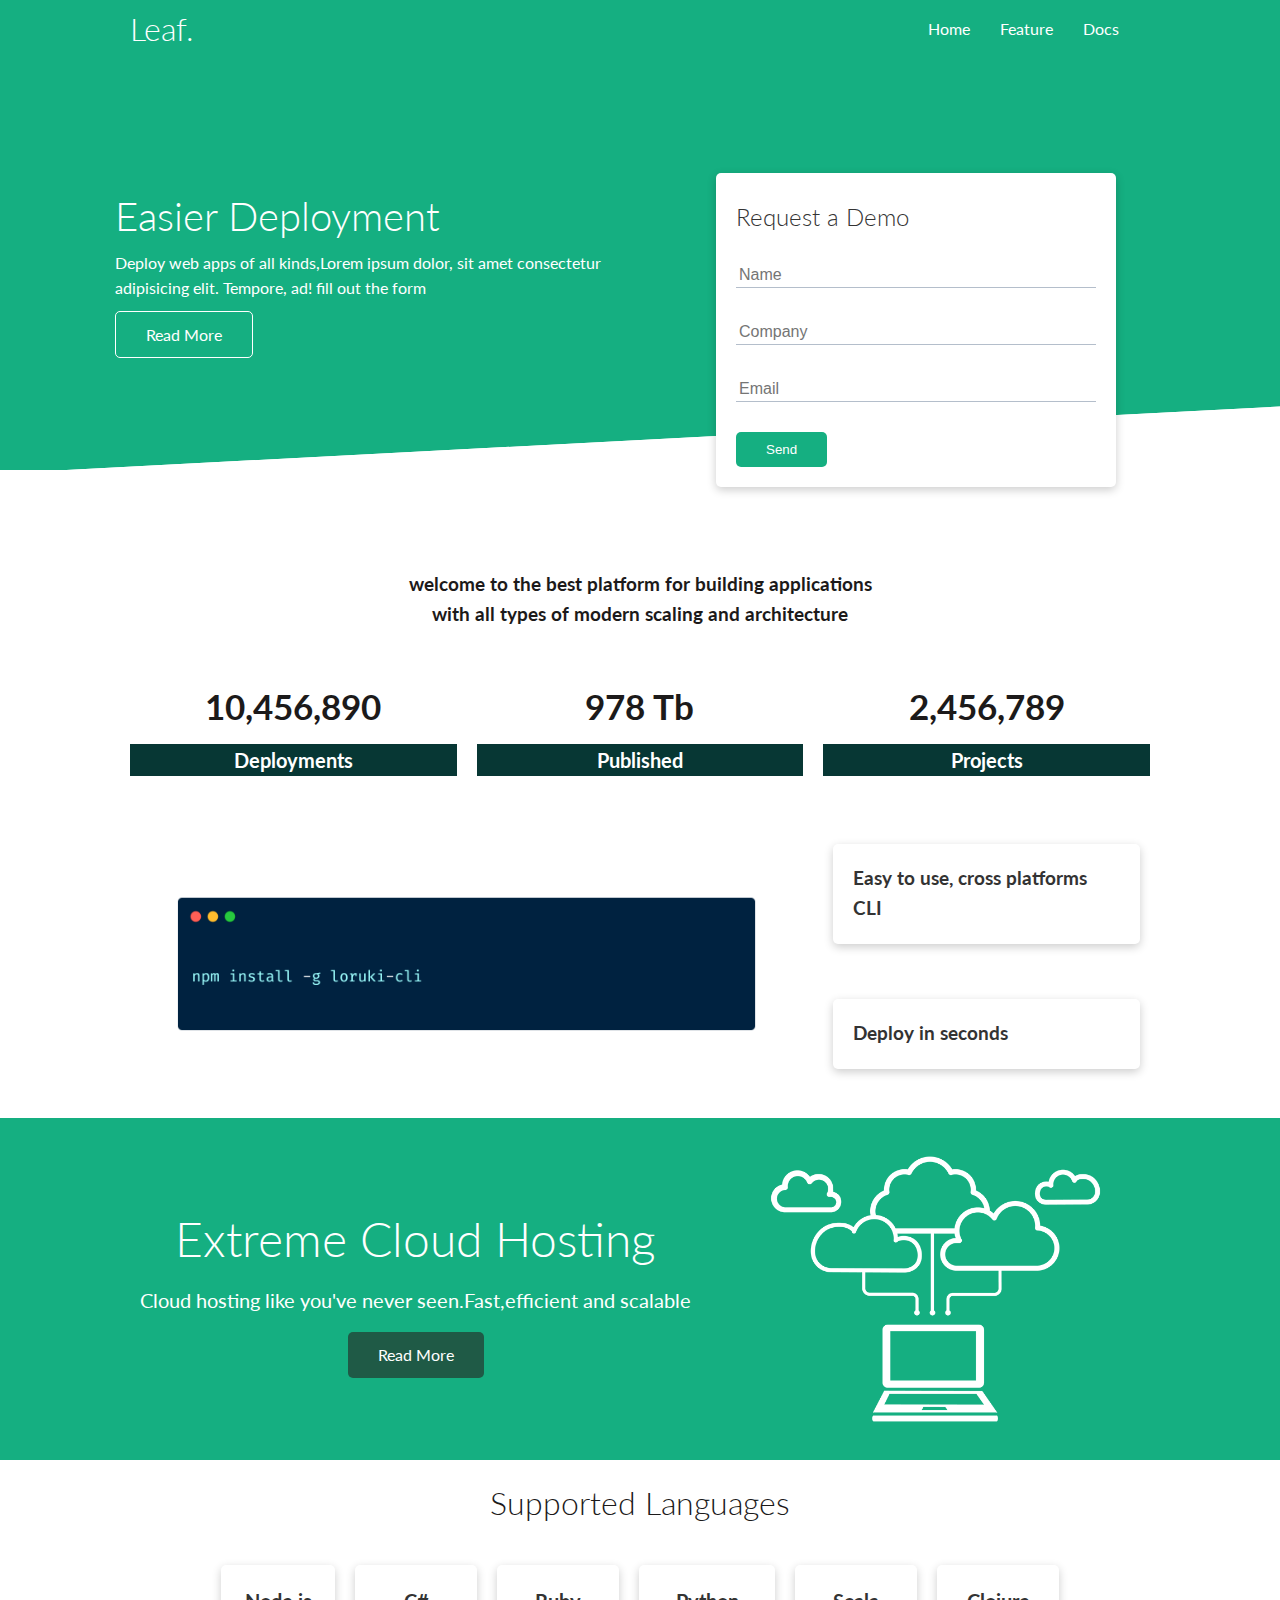
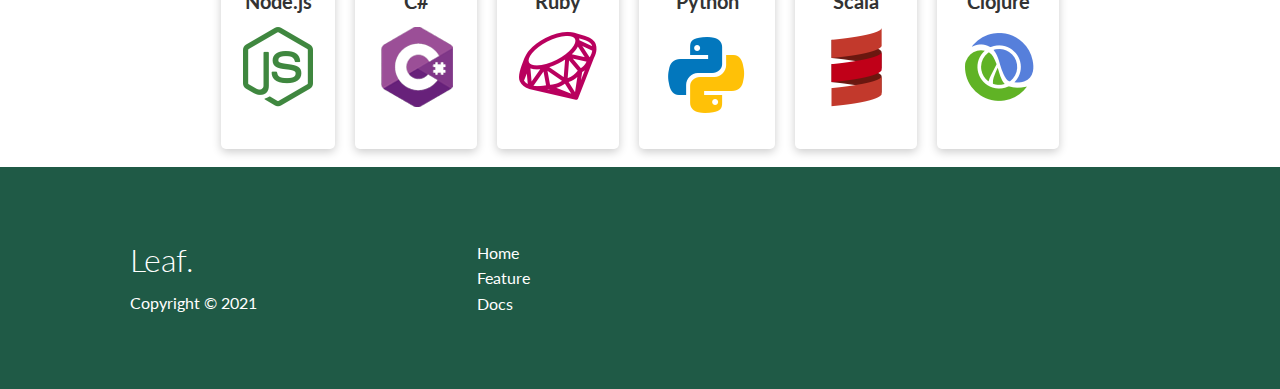
<file: index.html>
<!DOCTYPE html>
    <html lang="en">
    <head>
        <meta charset="UTF-8">
        <meta http-equiv="X-UA-Compatible" content="IE=edge">
        <meta name="viewport" content="width=device-width, initial-scale=1.0">
        <link rel="stylesheet" href="https://cdnjs.cloudflare.com/ajax/libs/font-awesome/5.15.3/css/all.min.css" integrity="sha512-iBBXm8fW90+nuLcSKlbmrPcLa0OT92xO1BIsZ+ywDWZCvqsWgccV3gFoRBv0z+8dLJgyAHIhR35VZc2oM/gI1w==" crossorigin="anonymous" />
        <link rel="stylesheet" href="./css/style.css">
        <link rel="stylesheet" href="./css/utilities.css">
        <link rel="preconnect" href="https://fonts.gstatic.com">
        <link href="https://fonts.googleapis.com/css2?family=Lato:wght@300&display=swap" rel="stylesheet">
        <title>Leaf | Cloud Hosting For Everyone</title>
    </head>
    <body>
        <div class="navbar">
            <div class="container flex">
                <h1 class="logo">Leaf.</h1>
                <nav>
                    <ul>
                        <li><a href="index.html">Home</a></li>
                        <li><a href="features.html">Feature</a></li>
                        <li><a href="docs.html">Docs</a></li>
                    </ul>
                </nav>
            </div>
        </div>

        <section class="showcase">
            <div class="container grid">
                <div class="showcase-text">
                    <h1>Easier Deployment</h1>
                    <p>Deploy web apps of all kinds,Lorem ipsum dolor, sit amet consectetur adipisicing elit. Tempore, ad! fill out the form</p>
                    <a href="feature.html" class="btn btn-outline">Read More</a>
                </div>
                <div class="showcase-form card">
                    <h2>Request a Demo</h2>
                    <form>
                        <div class="form-control">
                            <input type="text" name="Name" placeholder="Name" required>
                        </div>
                        <div class="form-control">
                            <input type="text" name="Company" placeholder=Company Name" required>
                        </div>
                        <div class="form-control"><input type="email" name="Email" placeholder="Email" required>
                        </div>
                        <input type="submit" value="Send" class="btn btn-primary">
                    </form>
                </div>
            </div>
        </section>
        
        <section class="stats">
            <div class="container">
                <h3 class="stats-heading text-center ">welcome to the best platform for building applications with all types of modern scaling and architecture</h3>
                <div class="grid grid-3 text-center my-4">
                    <div>
                                <i class="fas fa-server fa-3x"></i>
                                <h3>10,456,890</h3>
                                <p class="text-secondary">Deployments</p>
                    </div>
                    <div>
                                <i class="fas fa-upload fa-3x"></i>
                                <h3>978 Tb</h3>
                                <p class="text-secondary">Published</p>
                    </div>
                    <div>
                                <i class="fas fa-project-diagram fa-3x"></i>
                                <h3>2,456,789</h3>
                                <p class="text-secondary">Projects</p>
                    </div>
                </div>
            </div>
        </section>
        <section class="cli">
            <div class="container grid">
                <img src="./image/cli.png" alt="">
                <div class="card">
                    <h3>Easy to use, cross platforms CLI</h3>
                </div>
                <div class="card">
                    <h3>Deploy in seconds</h3>
                </div>
            </div>
        </section>

        <section class="cloud bg-primary my-2 py-2">
            <div class="container grid">
                <div class="text-center">
                    <h2 class="lg">Extreme Cloud Hosting</h2>
                    <p class="lead my-1">Cloud hosting like you've never seen.Fast,efficient and scalable</p>
                    <a href="features.html" class="btn btn-dark">Read More</a>
                </div>
                <img src="./image/cloud.png" alt="">
            </div>
        </section>

        <section class="language">
            <h2 class="md text-center my-2">
                Supported Languages
            </h2>
            <div class="container flex">
                <div class="card">
                    <h4>Node.js</h4>
                    <img src="image/logos/node.png" alt="">
                </div>
                <div class="card">
                    <h4>C#</h4>
                    <img src="image/logos/csharp.png" alt="">
                </div>
                <div class="card">
                    <h4>Ruby</h4>
                    <img src="image/logos/ruby.png" alt="">
                </div>
                <div class="card">
                    <h4>Python</h4>
                    <img src="./image/python.png" alt="">
                </div>
                <div class="card">
                    <h4>Scala</h4>
                    <img src="image/logos/scala.png" alt="">
                </div>
                <div class="card">
                    <h4>Clojure</h4>
                    <img src="image/logos/clojure.png" alt="">
                </div>
            </div>
        </section>


        <footer class="footer bg-dark py-5">
            <div class="container grid-3 grid">
                <div>
                    <h1>Leaf.</h1>
                    <p>Copyright &copy; 2021</p>
                </div>
                <nav>
                    <ul>
                        <li><a href="index.html">Home</a></li>
                        <li><a href="features.html">Feature</a></li>
                        <li><a href="docs.html">Docs</a></li>
                    </ul>
                </nav>
                <div class="social">
                    <a href="#" class="fab fa-github fa-2x"></a>
                    <a href="#" class="fab fa-facebook fa-2x"></a>
                    <a href="#" class="fab fa-instagram fa-2x"></a>
                    <a href="#" class="fab fa-twitter fa-2x"></a>
                </div>
            </div>
        </footer>
    </body>
</html>
</file>
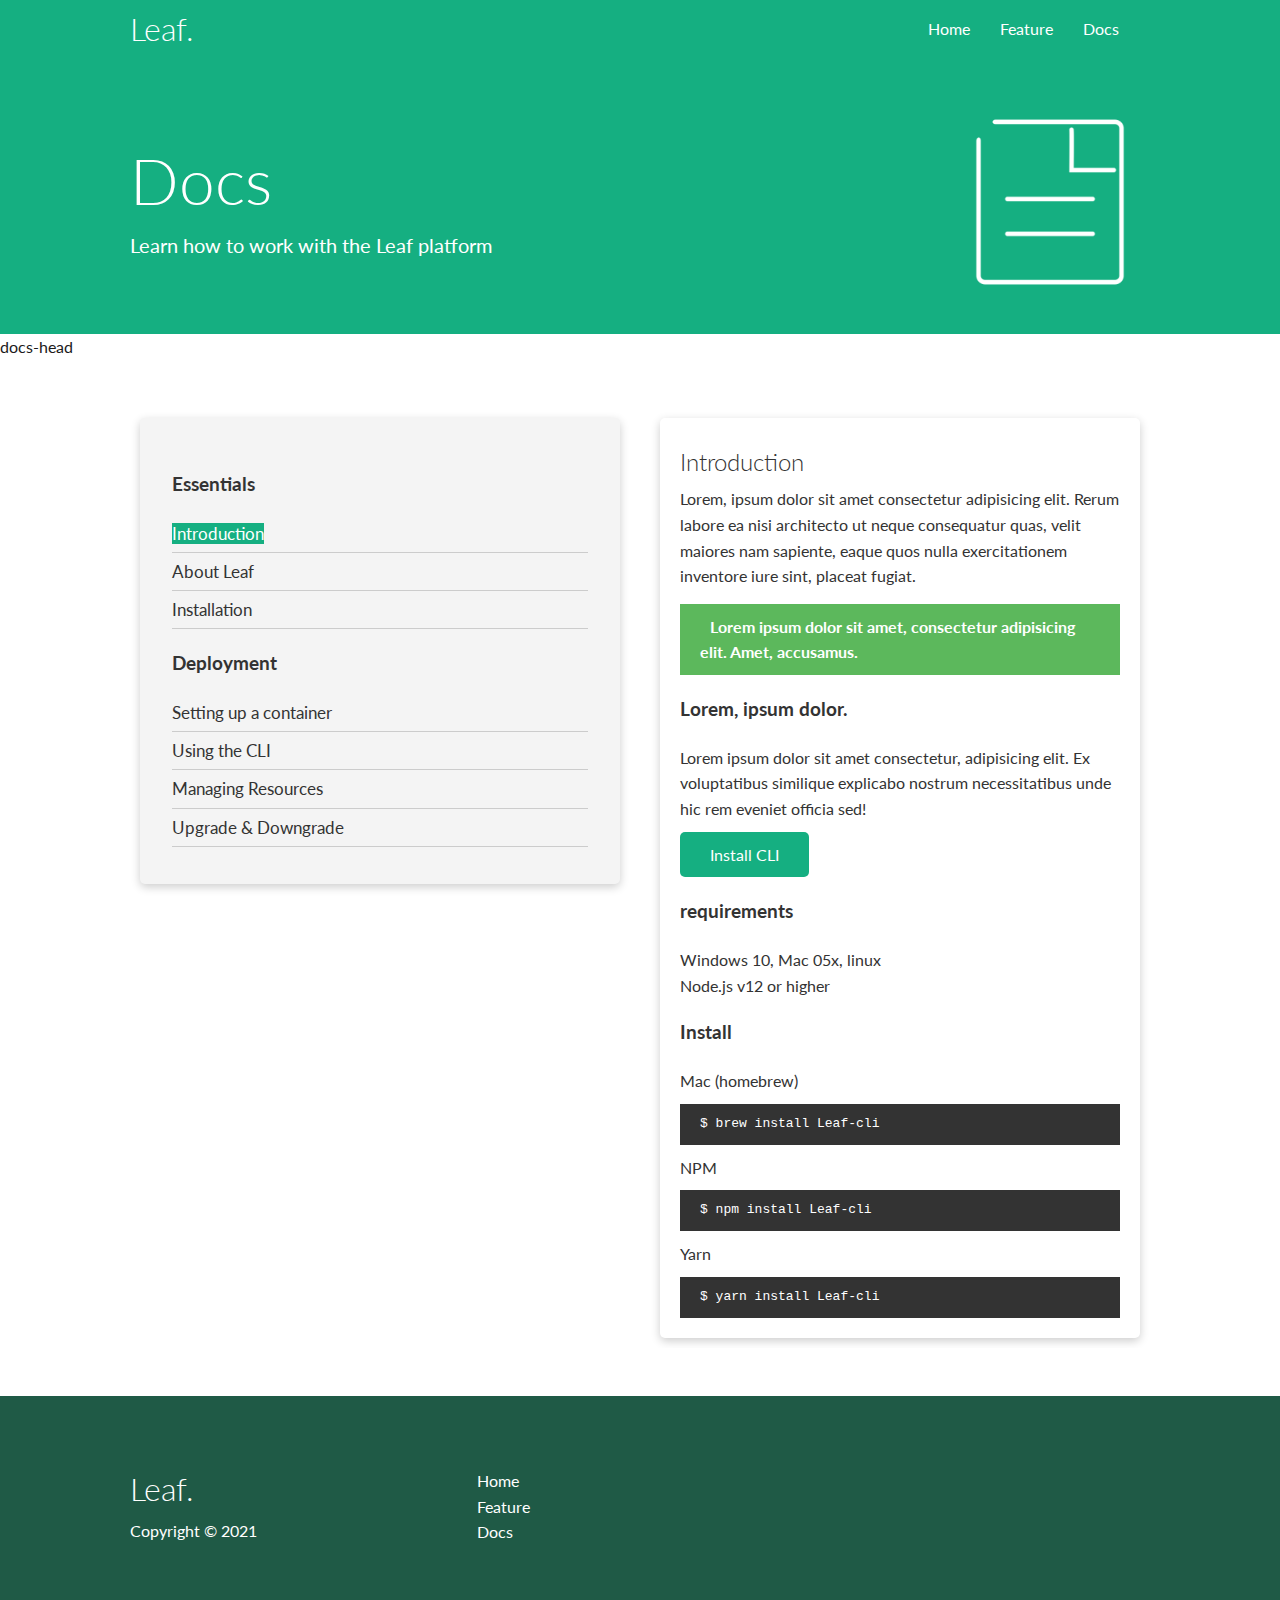
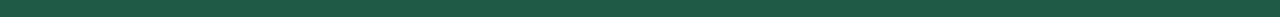
<file: docs.html>
<!DOCTYPE html>
<html lang="en">
<head>
    <meta charset="UTF-8">
    <meta http-equiv="X-UA-Compatible" content="IE=edge">
    <meta name="viewport" content="width=device-width, initial-scale=1.0">
    <link rel="stylesheet" href="https://cdnjs.cloudflare.com/ajax/libs/font-awesome/5.15.3/css/all.min.css" integrity="sha512-iBBXm8fW90+nuLcSKlbmrPcLa0OT92xO1BIsZ+ywDWZCvqsWgccV3gFoRBv0z+8dLJgyAHIhR35VZc2oM/gI1w==" crossorigin="anonymous" />
    <link rel="stylesheet" href="./css/style.css">
    <link rel="stylesheet" href="./css/utilities.css">
    <link rel="preconnect" href="https://fonts.gstatic.com">
    <link href="https://fonts.googleapis.com/css2?family=Lato:wght@300&display=swap" rel="stylesheet">
    <title>Leaf | Cloud Hosting For Everyone</title>
</head>
<body>
    <div class="navbar">
        <div class="container flex">
            <h1 class="logo">Leaf.</h1>
            <nav>
                <ul>
                    <li><a href="index.html">Home</a></li>
                    <li><a href="features.html">Feature</a></li>
                    <li><a href="docs.html">Docs</a></li>
                </ul>
            </nav>
        </div>
    </div>

    <!--head-->
    <section class="docs-head bg-primary py-3">
        <div class="container grid">
            <div>
                <h1 class="xl">Docs</h1>
                <p class="lead">
                    Learn how to work with the Leaf platform
                </p>
            </div>
            <img src="image/docs.png" alt="">
        </div>
    </section>


     <!--docs-main-->
    docs-head
     <section class="docs-main my-4">
        <div class="container grid">
            <div class="card bg-light p-3">
                <h3 class="my-2">Essentials</h3>
                <nav>
                    <ul>
                        <li><a href="#" class="text-primary">Introduction</a></li>
                        <li><a href="#">About Leaf</a></li>
                        <li><a href="#">Installation</a></li>
                    </ul>
                </nav>

                <h3 class="my-2">Deployment</h3>
                <nav>
                    <ul>
                        <li><a href="#">Setting up a container</a></li>
                        <li><a href="#">Using the CLI</a></li>
                        <li><a href="#">Managing Resources</a></li>
                        <li><a href="#">Upgrade & Downgrade</a></li>

                    </ul>
                </nav>
            </div>
            <div class="card">
                <h2>Introduction</h2>
                <p>Lorem, ipsum dolor sit amet consectetur adipisicing elit. Rerum labore ea nisi architecto ut neque consequatur quas, velit maiores nam sapiente, eaque quos nulla exercitationem inventore iure sint, placeat fugiat.</p>

                <div class="alert alert-success">
                    <i class="fas fa-info"></i>Lorem ipsum dolor sit amet, consectetur adipisicing elit. Amet, accusamus.
                </div>

                <h3>Lorem, ipsum dolor.</h3>
                <p>Lorem ipsum dolor sit amet consectetur, adipisicing elit. Ex voluptatibus similique explicabo nostrum necessitatibus unde hic rem eveniet officia sed!</p>
                <a href="" class="btn btn-primary">Install CLI</a>

                <h3>requirements</h3>
                <ul>
                    <li>Windows 10, Mac 05x, linux</li>
                    <li>Node.js v12 or higher</li>
                </ul>

                <h3>Install</h3>
                <p>Mac (homebrew)</p>

                <pre><code>$ brew install Leaf-cli</code></pre>
                <p>NPM</p>
                <pre><code>$ npm install Leaf-cli</code></pre>
                <p>Yarn</p>
                <pre><code>$ yarn install Leaf-cli</code></pre>

            </div>
        </div>
    </section>





    <footer class="footer bg-dark py-5">
        <div class="container grid-3 grid">
            <div>
                 <h1>Leaf.</h1>
                 <p>Copyright &copy; 2021</p>
            </div>
            <nav>
                <ul>
                    <li><a href="index.html">Home</a></li>
                    <li><a href="features.html">Feature</a></li>
                    <li><a href="docs.html">Docs</a></li>
                </ul>
            </nav>
            <div class="social">
                <a href="#" class="fab fa-github fa-2x"></a>
                <a href="#" class="fab fa-facebook fa-2x"></a>
                <a href="#" class="fab fa-instagram fa-2x"></a>
                <a href="#" class="fab fa-twitter fa-2x"></a>
            </div>
        </div>
    </footer>
</body>
</html>
</file>
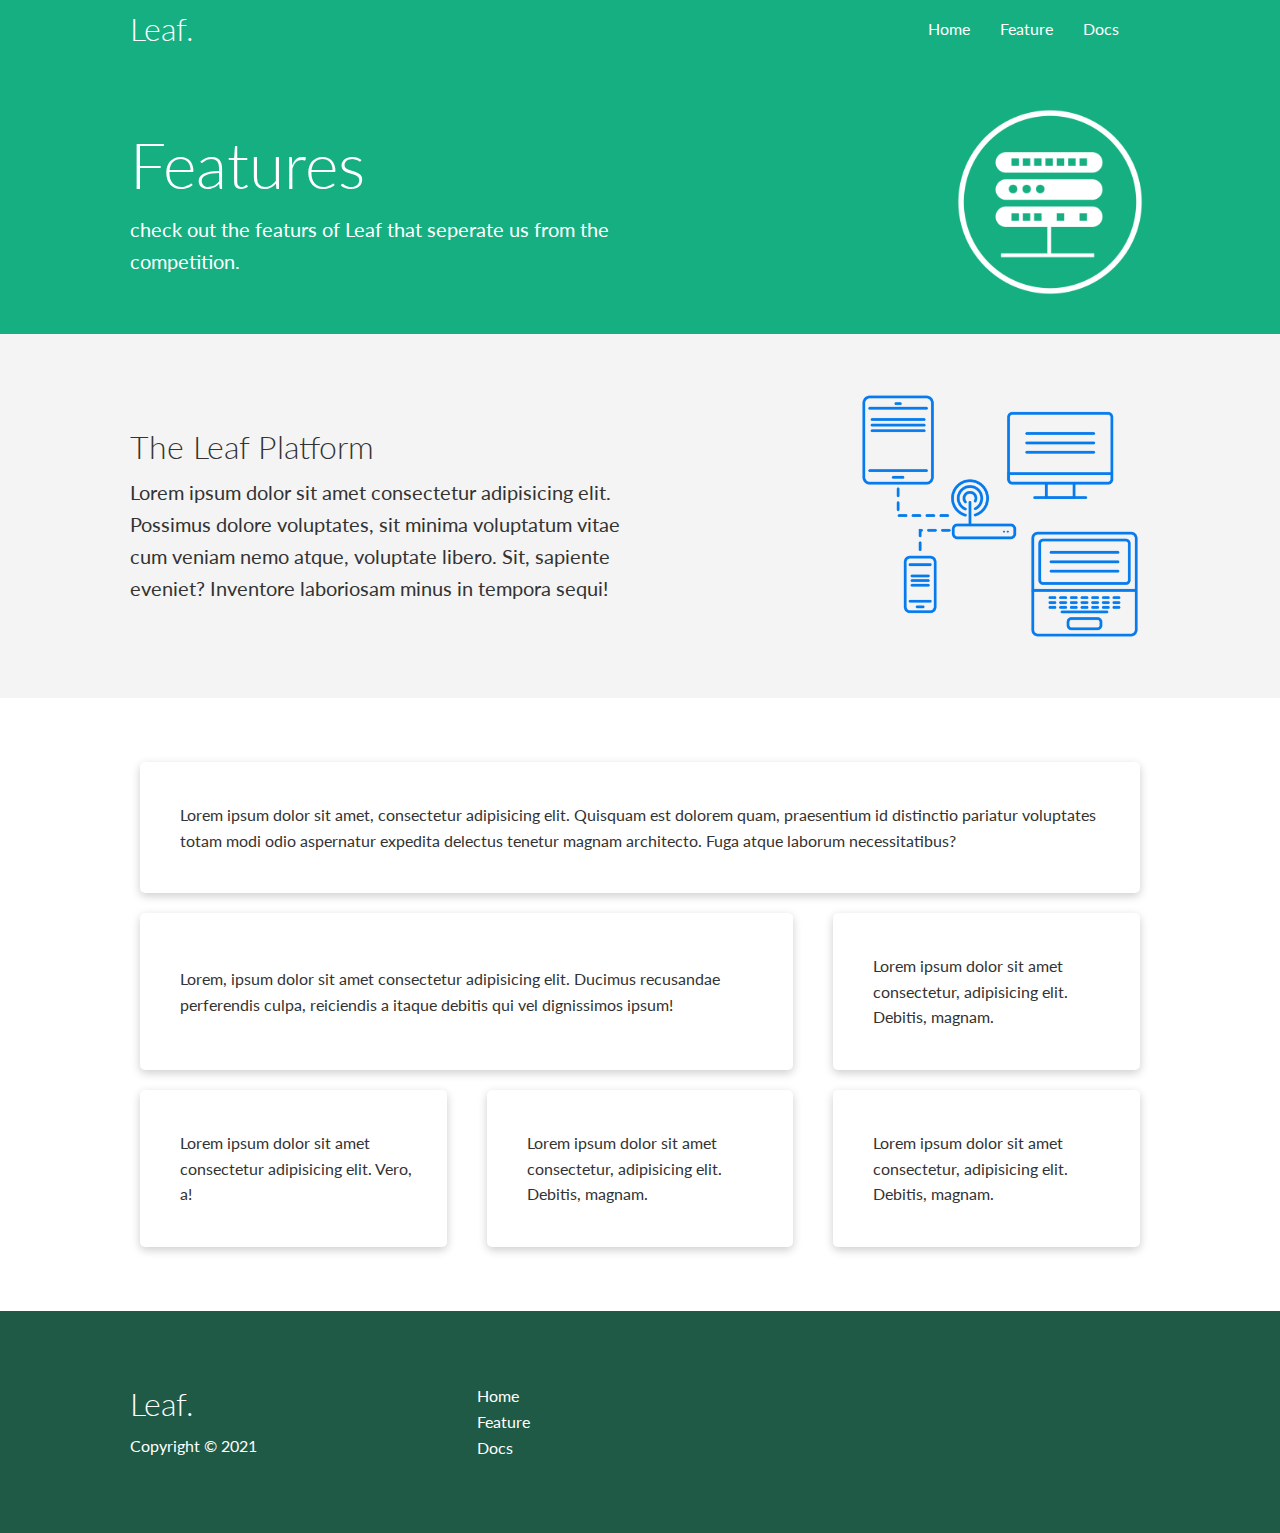
<file: features.html>
<!DOCTYPE html>
<html lang="en">
<head>
    <meta charset="UTF-8">
    <meta http-equiv="X-UA-Compatible" content="IE=edge">
    <meta name="viewport" content="width=device-width, initial-scale=1.0">
    <link rel="stylesheet" href="https://cdnjs.cloudflare.com/ajax/libs/font-awesome/5.15.3/css/all.min.css" integrity="sha512-iBBXm8fW90+nuLcSKlbmrPcLa0OT92xO1BIsZ+ywDWZCvqsWgccV3gFoRBv0z+8dLJgyAHIhR35VZc2oM/gI1w==" crossorigin="anonymous" />
    <link rel="stylesheet" href="./css/style.css">
    <link rel="stylesheet" href="./css/utilities.css">
    <link rel="preconnect" href="https://fonts.gstatic.com">
    <link href="https://fonts.googleapis.com/css2?family=Lato:wght@300&display=swap" rel="stylesheet">
    <title>Leaf | Cloud Hosting For Everyone</title>
</head>
<body>
    <div class="navbar">
        <div class="container flex">
            <h1 class="logo">Leaf.</h1>
            <nav>
                <ul>
                    <li><a href="index.html">Home</a></li>
                    <li><a href="features.html">Feature</a></li>
                    <li><a href="docs.html">Docs</a></li>
                </ul>
            </nav>
        </div>
    </div>

    <!--head-->
    <section class="features-head bg-primary py-3">
        <div class="container grid">
            <div>
                <h1 class="xl">Features</h1>
                <p class="lead">
                    check out the featurs of Leaf that seperate us from the competition.
                </p>
            </div>
            <img src="image/server.png" alt="">
        </div>
    </section>


    <!--subhead-->

    <section class="features-sub-head bg-light py-3">
            <div class="container grid">
                <div>
                    <h1 class="md">The Leaf Platform</h1>
                    <p class="lead">
                        Lorem ipsum dolor sit amet consectetur adipisicing elit. Possimus dolore voluptates, sit minima voluptatum vitae cum veniam nemo atque, voluptate libero. Sit, sapiente eveniet? Inventore laboriosam minus in tempora sequi!
                    </p>
                </div>
                <img src="image/server2.png" alt="">
            </div>
    </section>


    <section class="features-main my-2">
        <div class="container grid grid-3">
            <div class="card flex">
                <i class="fas fa-server fa-3x"></i>
                <p>Lorem ipsum dolor sit amet, consectetur adipisicing elit. Quisquam est dolorem quam, praesentium id distinctio pariatur voluptates totam modi odio aspernatur expedita delectus tenetur magnam architecto. Fuga atque laborum necessitatibus?</p>
            </div>
            <div class="card flex">
                <i class="fas fa-network-wired fa-3x"></i>
                <p>
                    Lorem, ipsum dolor sit amet consectetur adipisicing elit. Ducimus
                    recusandae perferendis culpa, reiciendis a itaque debitis qui vel
                    dignissimos ipsum!
                </p>
            </div>
            <div class="card flex">
                <i class="fas fa-laptop-code fa-3x"></i>
                <p>
                    Lorem ipsum dolor sit amet consectetur, adipisicing elit. Debitis,
                    magnam.
                </p>
            </div>
            <div class="card flex">
                <i class="fas fa-database fa-3x"></i>
                <p>
                    Lorem ipsum dolor sit amet consectetur adipisicing elit. Vero, a!
                </p>
            </div>
            <div class="card flex">
                <i class="fas fa-power-off fa-3x"></i>
                <p>
                    Lorem ipsum dolor sit amet consectetur, adipisicing elit. Debitis,
                    magnam.
                </p>
            </div>
            <div class="card flex">
                <i class="fas fa-upload fa-3x"></i>
                <p>
                    Lorem ipsum dolor sit amet consectetur, adipisicing elit. Debitis,
                    magnam.
                </p>
            </div>
        </div>
    </section>
        
    





    <footer class="footer bg-dark py-5">
        <div class="container grid-3 grid">
            <div>
                 <h1>Leaf.</h1>
                 <p>Copyright &copy; 2021</p>
            </div>
            <nav>
                <ul>
                    <li><a href="index.html">Home</a></li>
                    <li><a href="features.html">Feature</a></li>
                    <li><a href="docs.html">Docs</a></li>
                </ul>
            </nav>
            <div class="social">
                <a href="#" class="fab fa-github fa-2x"></a>
                <a href="#" class="fab fa-facebook fa-2x"></a>
                <a href="#" class="fab fa-instagram fa-2x"></a>
                <a href="#" class="fab fa-twitter fa-2x"></a>
            </div>
        </div>
    </footer>
</body>
</html>
</file>
<file: css/style.css>
*{
    box-sizing: border-box;
    margin: 0;
    padding: 0;
}

body{
    font-family: 'Lato', sans-serif;
    color: rgb(28, 26, 26);
    line-height: 1.6;
    min-width :100vw;
    width: 100vw;
    overflow-x: hidden;
}

ul{
    list-style-type: none;
}

a{
    text-decoration: none;
    color: #333;
}

h1, h2{
    font-weight: 300;
    line-height: 1.2;
    margin: 10px 0;
}

p{
    margin: 10px 0;
}

img{
    width: 100%;
}

code,
pre {
    background-color: #333;
    color: white;
    padding: 10px;
}



.navbar{
    background-color: var(--primary-color);
    color: white;
    height: 70px;
}

.navbar ul{
    display: flex;
   padding: 1em;
}

.navbar a{
    color: white;
    padding: 10px;
    margin: 0 5px;
}

.navbar a:hover{
    border-bottom: 2px white solid;
}

.navbar .flex{
    justify-content: space-between;
}

/*showcase*/
.showcase{
    height: 400px;
    background-color: var(--primary-color);
    color: white;
    position: relative;
}

.showcase h1{
    font-size: 40px;
}

.showcase p{
    margin: 10px 0;
}

.showcase .grid{
    grid-template-columns: 55% 45%;
    gap: 30px;
    overflow: visible;
}

.showcase-form{
    position: relative;
    top: 60px;
    width: 400px;
    padding: 40px;
}

.showcase-form .form-control{
    margin: 30px 0;
}

.showcase-form input[type='text'],
.showcase-form input[type='email']{
    border: none;
    border-bottom: 1px #b4becb solid;
    width: 100%;
    padding: 3px;
    font-size: 16px;
}

.showcase-form input:focus{
    outline: none;
}

.showcase::before,
.showcase::after{

    content: '';
    position: absolute;
    height: 100px;
    bottom: -70px;
    right: 0;
    left: 0;
    background-color:white;
    transform: skewY(-3deg);
}

/* stats */

.stats{
    padding-top:100px ;
}

.stats-heading{
    max-width: 500px;
    margin: auto;
}

.stats .grid h3{
    font-size: 35px;
}

.stats .grid p{
    font-size: 20px;
    font-weight: bold;
}

/* Cli */
.cli .grid{
    grid-template-columns: repeat(3, 1fr);
    grid-template-rows: repeat(2, 1fr);
}

.cli .grid > *:first-child{
    grid-column: 1/ span 2;
    grid-row: 1/ span 2;
}

/* cloud */
.cloud .grid{
    grid-template-columns: 4fr 3fr;
}

/* languages */

.language .flex{
    flex-wrap: wrap;
}


.language .card{
    text-align: center;
    margin: 18px 10px;
    transition: transform 0.2s ease-in;
}

.language .card h4{
    margin-bottom: 10px ;
    font-size: 20px;
}

.language .card:hover{
    transform: translateY(-15px);
}

/* features */

.features-head img, .docs-head img{
    width: 200px;
    justify-self: flex-end;
}

.features-sub-head img{
    width: 300px;
    justify-self: flex-end;
}

.features-main .card>i{
    margin-right: 20px;
}

.features-main .card{
    align-items: center;
}

.features-main .grid{
    padding: 40px;
}

.features-main .grid .card:first-child{
    grid-column: 1 / span 3;
} 

.features-main .grid .card:nth-child(2){
    grid-column: 1 / span 2;
}


/* Docs-main */
.docs-main h3{
    margin: 20px 0;
}

.docs-main .grid{
    grid-template-columns: repeat(1fr,2fr);
    align-items: flex-start;
}

.docs-main nav li{
    font-size: 17px;
    padding-bottom: 5px;
    margin-bottom: 5px;
    border-bottom: 1px #ccc solid;
}

.docs-main a:hover{
    font-weight: bold;
}


/* footer */
.footer .social a{
    margin: 0 10px;
}

/* tablets and under */
@media (max-width: 768px) {
    .grid,
    .showcase .grid,
    .stats .grid,
    .cli .grid,
    .cloud .grid {
        grid-template-columns: 1fr;
        grid-template-rows: 1fr;
    }

    .showcase{
        height: auto;
    }

    .showcase-text{
        text-align: center;
        margin-top: 40px;
    }

    .showcase-form{
        justify-self: center;
        margin: auto;
    }

    .cli .grid > *:first-child{
        grid-column: 1;
        grid-row: 1;
    }
}

/* mobile */
@media (max-width: 500px){
    .navbar{
        height: 110px;
    }
    .navbar .flex{
        flex-direction: column;
        align-items: center;
    }

    .navbar ul{
        padding: 10px;
        background-color: rgba(0,0,0,0.1);
    }
}
</file>
<file: css/utilities.css>
:root{
    --primary-color: #15af81;
    --secondary-color: #073734;
    --dark-color: #1f5a46;
    --light-color: #f4f4f4;
    --success-color: #5cb85c;
    --error-color:#d9534f;
}

.container{
    max-width: 1100px;
    margin: 0 auto;
    overflow: auto;
    padding: 0 40px;
}

.card{
    background-color: white;
    border-radius: 5px;
    box-shadow: 0 3px 10px rgb(0, 0, 0, 0.2) ;
    color: #333;
    padding: 20px;
    margin: 10px;
    z-index: 100;
}

.btn{
    display: inline-block;
    padding: 10px 30px;
    cursor: pointer;
    background-color: var(--primary-color);
    color: white;
    border: none;
    border-radius: 5px;
}    

.btn-outline{
    background-color: transparent;
    border: 1px white solid;
}

.btn:hover{
    transform: scale(.9);
}

/* backgrounds & colored buttons */
.bg-primary, .btn-primary{
    background-color: var(--primary-color);
    color: white;
}

.bg-secondary, .btn-secondary{
    background-color: var(--secondary-color);
    color: white;
}

.bg-light, .btn-light{
    background-color: var(--light-color);
    color:#333;
}

.bg-dark, .btn-dark{
    background-color: var(--dark-color);
    color: white;
}

.bg-primary a, .btn-primary a,
.bg-secondary a, .btn-secondary a,
.bg-dark a, .btn-dark a{
    color: white;
}

/* text-colors */

.text-primary, .btn-primary{
    background-color: var(--primary-color);
    color: white;
}

.text-secondary, .btn-secondary{
    background-color: var(--secondary-color);
    color: white;
}

.text-light, .btn-light{
    background-color: var(--light-color);
    color:#333;
}



/* Text sizes */
.lead{
    font-size: 20px;
}

.sm{
    font-size: 1rem;
}

.md{
    font-size: 2rem;
}

.lg{
    font-size: 3rem;
}

.xl{
    font-size: 4rem;
}




.text-center{
    text-align: center;
}

/* alert */
.alert{
    background-color: var(--light-color);
    padding: 10px 20px;
    font-weight: bold;
    margin: 15px 0;
}

.alert i{
    margin-right: 10px;
}

.alert-success{
    background-color: var(--success-color);
    color: white;
}

.alert-error{
    background-color: var(--error-color);
    color: white;
}


.flex{
    display: flex;
    flex-direction: row;
    justify-content:center;
    height:100%;
}

.grid{
    display: grid;
    grid-template-columns: repeat(2, 1fr) ;
    gap: 20px;
    justify-content: center;
    align-items:center;
    height: 100%;
}

.grid-3{
    grid-template-columns: repeat(3, 1fr) ;
}

/* margin */
.my-1{
    margin: 1rem 0;
}

.my-2{
    margin: 1.5rem 0;
}

.my-3{
    margin: 2rem 0;
}

.my-4{
    margin: 3rem 0;
}

.my-5{
    margin: 4rem 0;
}

.m-1{
    margin: 1rem;
}

.m-2{
    margin: 1.5rem;
}

.m-3{
    margin: 2rem ;
}

.m-4{
    margin: 3rem ;
}

.m-5{
    margin: 4rem ;
}
/*padding*/
.py-1{
    padding: 1rem 0;
}

.py-2{
    padding: 1.5rem 0;
}

.py-3{
    padding: 2rem 0;
}

.py-4{
    padding: 3rem 0;
}

.py-5{
    padding: 4rem 0;
}

.p-1{
   padding: 1rem;
}

.p-2{
    padding: 1.5rem;
}

.p-3{
    padding: 2rem ;
}

.p-4{
   padding: 3rem ;
}

.paddingp-5{
    padding: 4rem ;
}
</file>
